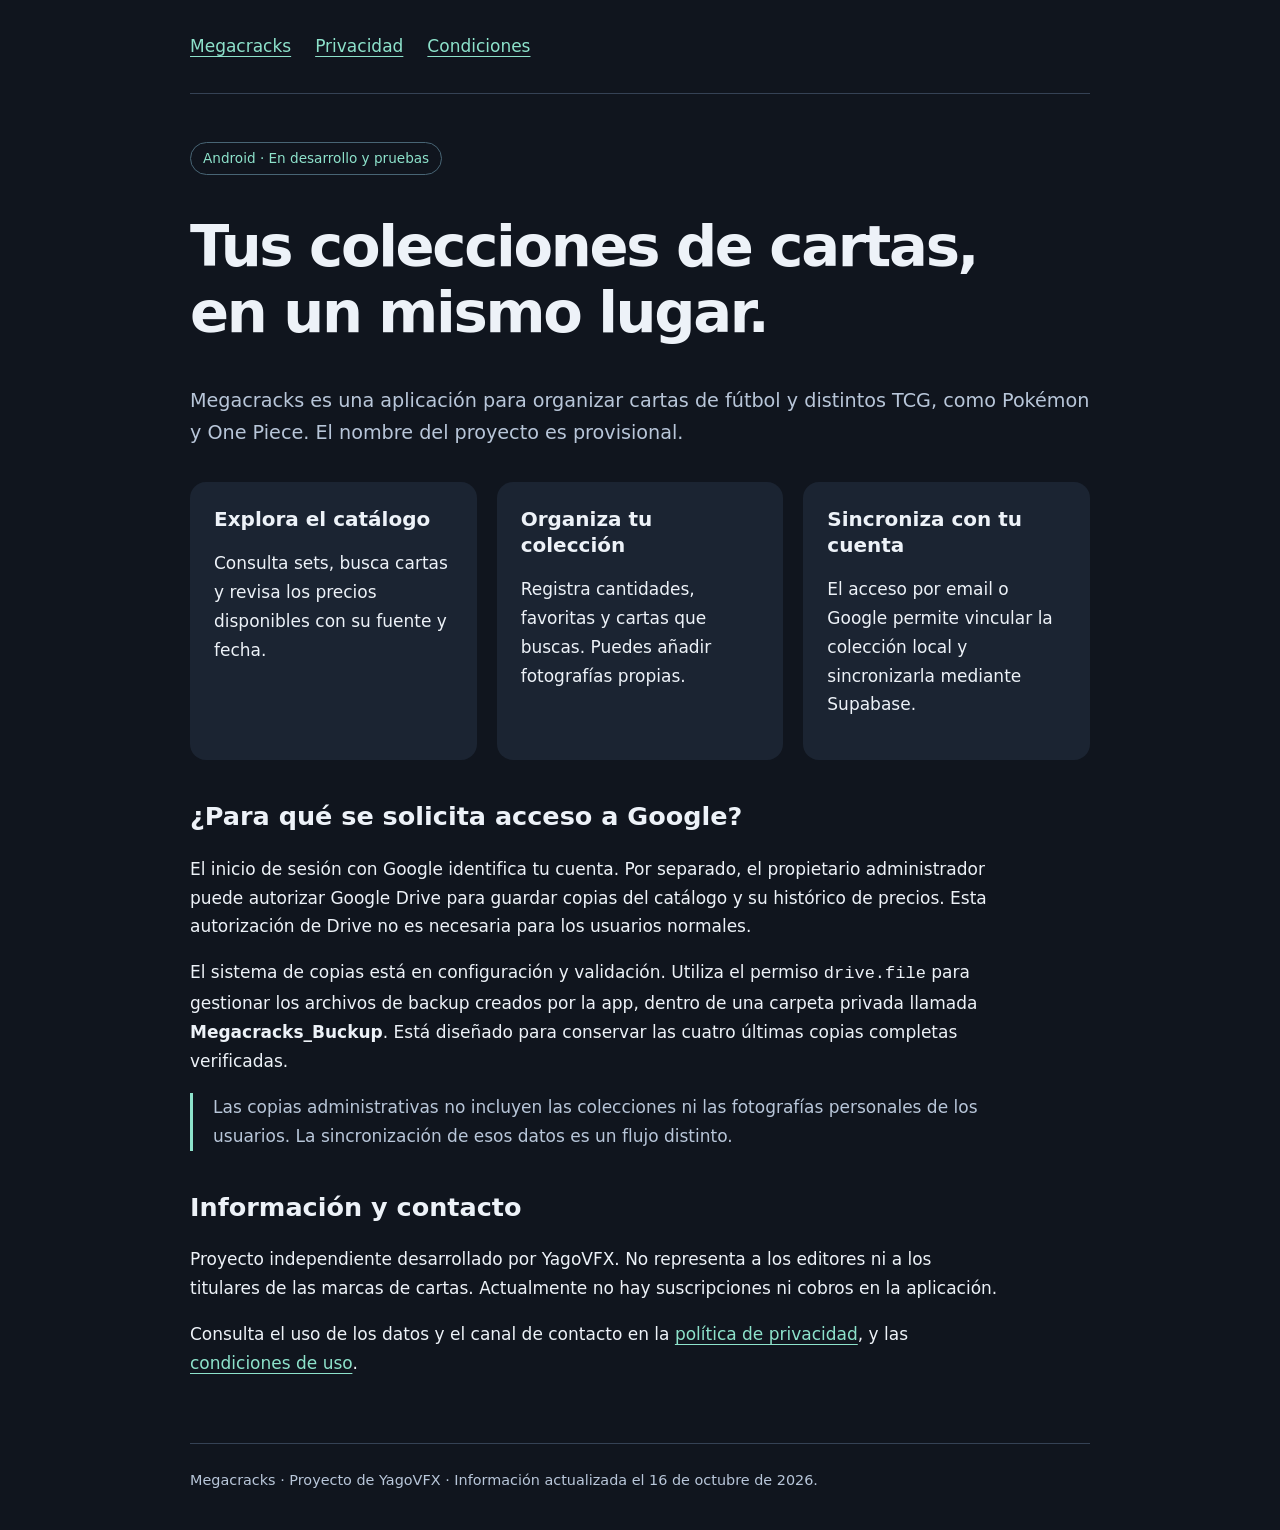
<file: index.html>
<!doctype html>
<html lang="es"><head><meta charset="utf-8"><meta name="viewport" content="width=device-width,initial-scale=1"><meta name="robots" content="noindex,nofollow"><meta name="description" content="Megacracks: aplicación Android en pruebas para organizar colecciones de cartas de distintos juegos y temporadas."><title>Megacracks · Colecciones de cartas</title><link rel="stylesheet" href="styles.css"></head>
<body><header><nav aria-label="Principal"><a href="./" aria-current="page">Megacracks</a><a href="privacy/">Privacidad</a><a href="terms/">Condiciones</a></nav></header>
<main><span class="badge">Android · En desarrollo y pruebas</span><h1>Tus colecciones de cartas,<br>en un mismo lugar.</h1><p class="lead">Megacracks es una aplicación para organizar cartas de fútbol y distintos TCG, como Pokémon y One Piece. El nombre del proyecto es provisional.</p>
<div class="cards"><section class="card"><h2>Explora el catálogo</h2><p>Consulta sets, busca cartas y revisa los precios disponibles con su fuente y fecha.</p></section><section class="card"><h2>Organiza tu colección</h2><p>Registra cantidades, favoritas y cartas que buscas. Puedes añadir fotografías propias.</p></section><section class="card"><h2>Sincroniza con tu cuenta</h2><p>El acceso por email o Google permite vincular la colección local y sincronizarla mediante Supabase.</p></section></div>
<h2>¿Para qué se solicita acceso a Google?</h2><p>El inicio de sesión con Google identifica tu cuenta. Por separado, el propietario administrador puede autorizar Google Drive para guardar copias del catálogo y su histórico de precios. Esta autorización de Drive no es necesaria para los usuarios normales.</p><p>El sistema de copias está en configuración y validación. Utiliza el permiso <code>drive.file</code> para gestionar los archivos de backup creados por la app, dentro de una carpeta privada llamada <strong>Megacracks_Buckup</strong>. Está diseñado para conservar las cuatro últimas copias completas verificadas.</p>
<p class="note">Las copias administrativas no incluyen las colecciones ni las fotografías personales de los usuarios. La sincronización de esos datos es un flujo distinto.</p>
<h2>Información y contacto</h2><p>Proyecto independiente desarrollado por YagoVFX. No representa a los editores ni a los titulares de las marcas de cartas. Actualmente no hay suscripciones ni cobros en la aplicación.</p><p>Consulta el uso de los datos y el canal de contacto en la <a href="privacy/">política de privacidad</a>, y las <a href="terms/">condiciones de uso</a>.</p></main><footer>Megacracks · Proyecto de YagoVFX · Información actualizada el 16 de octubre de 2026.</footer></body></html>
</file>
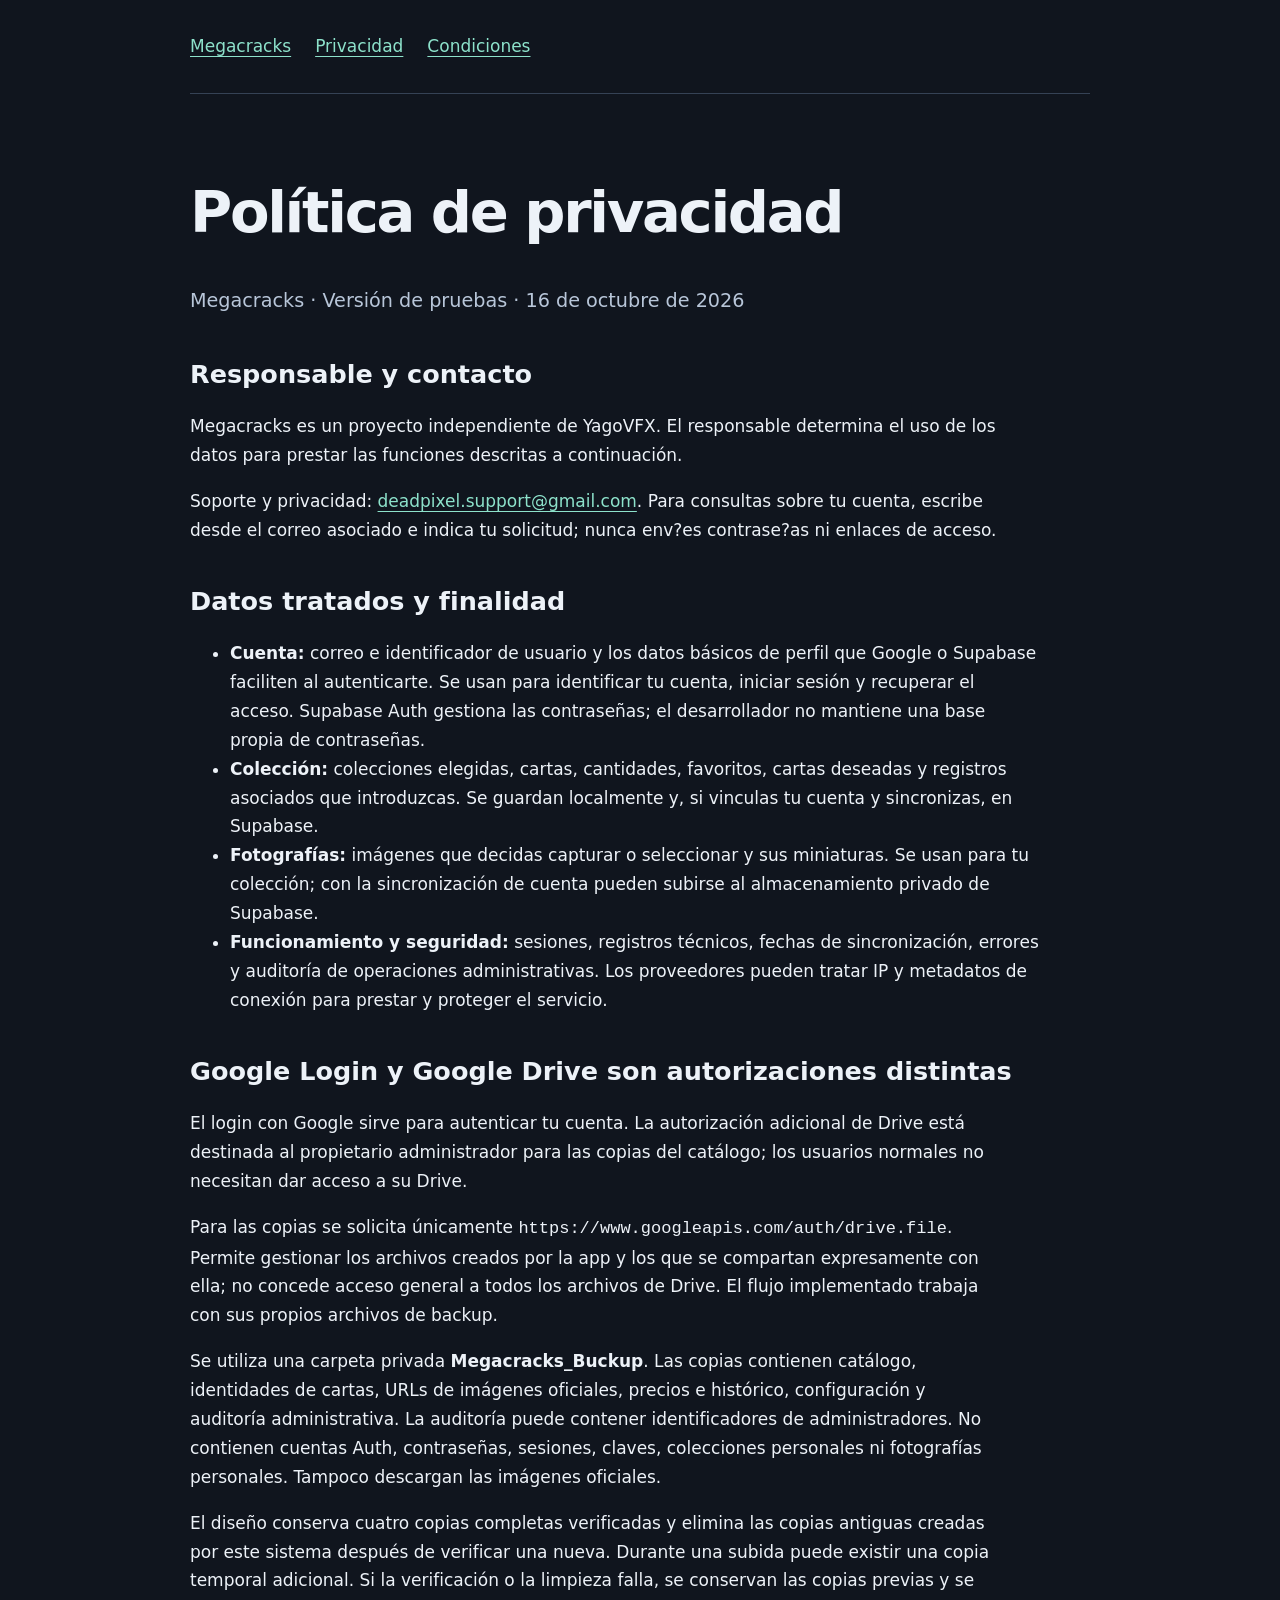
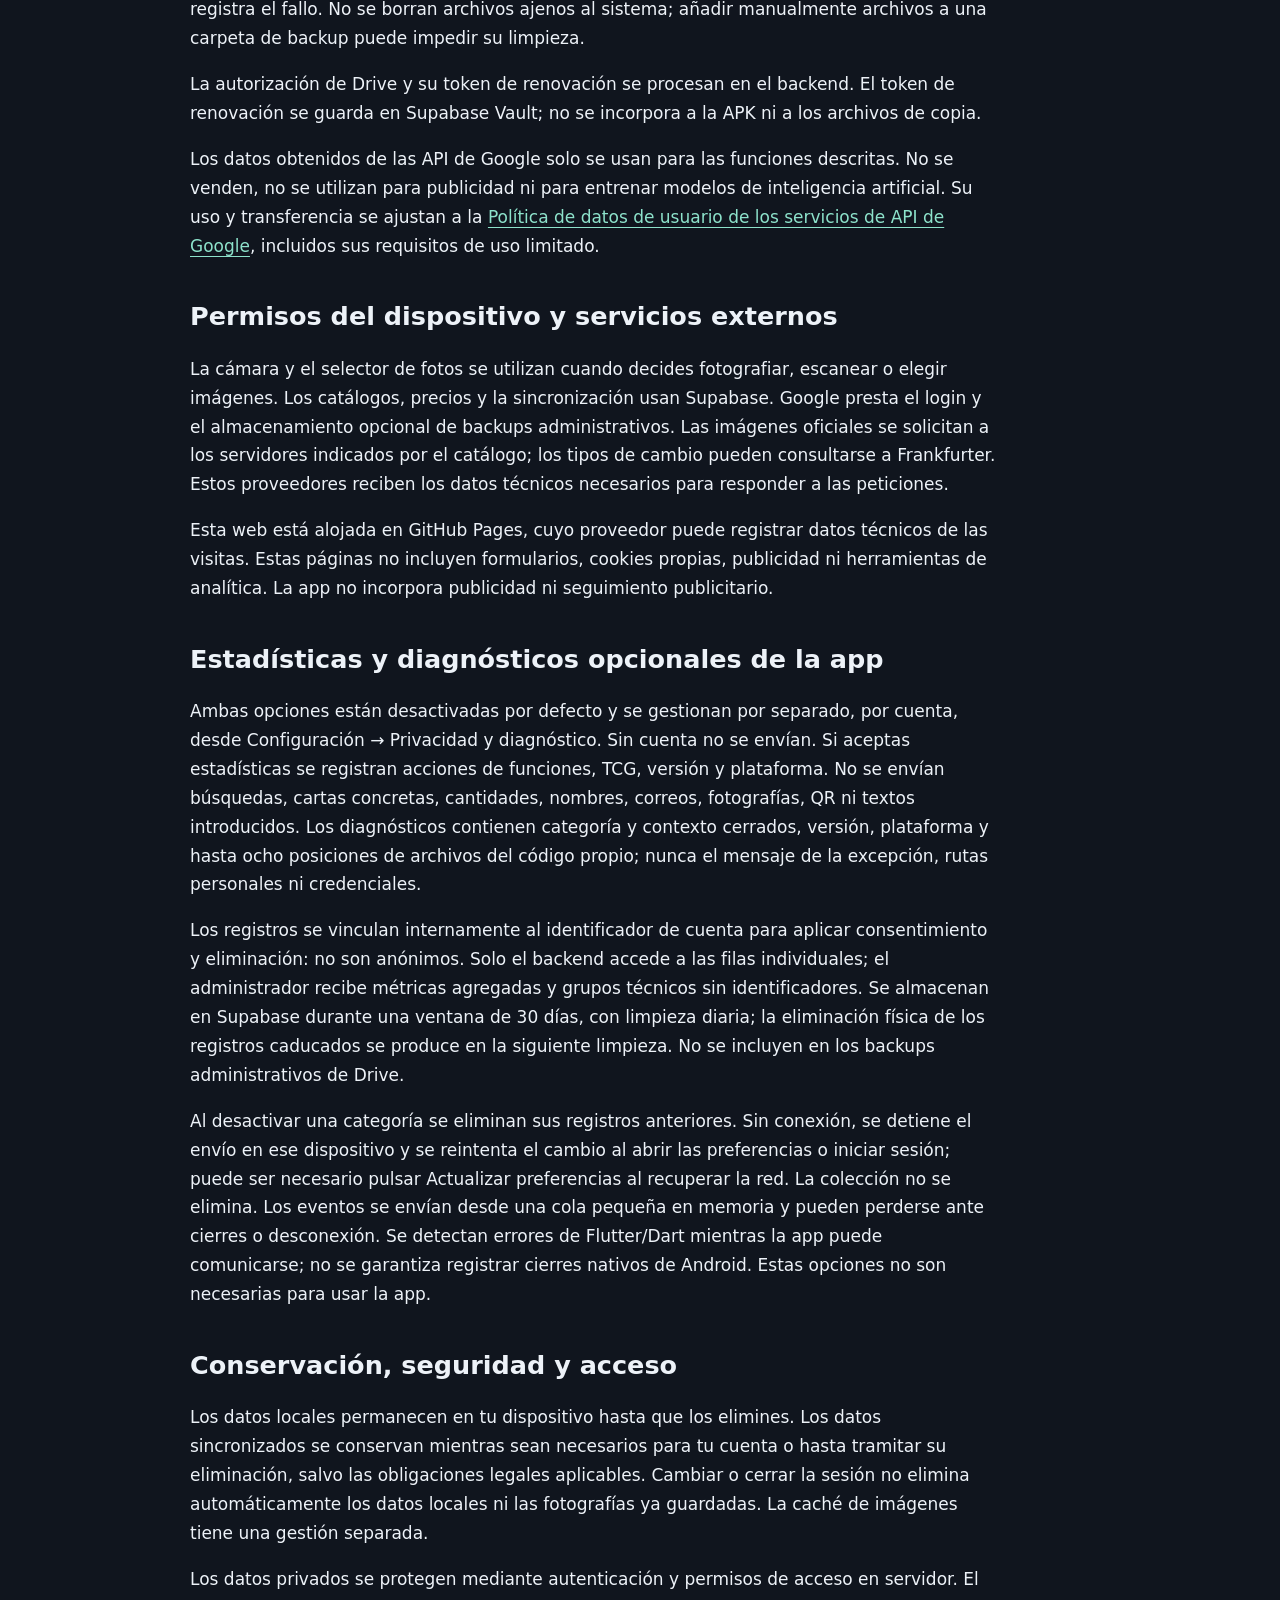
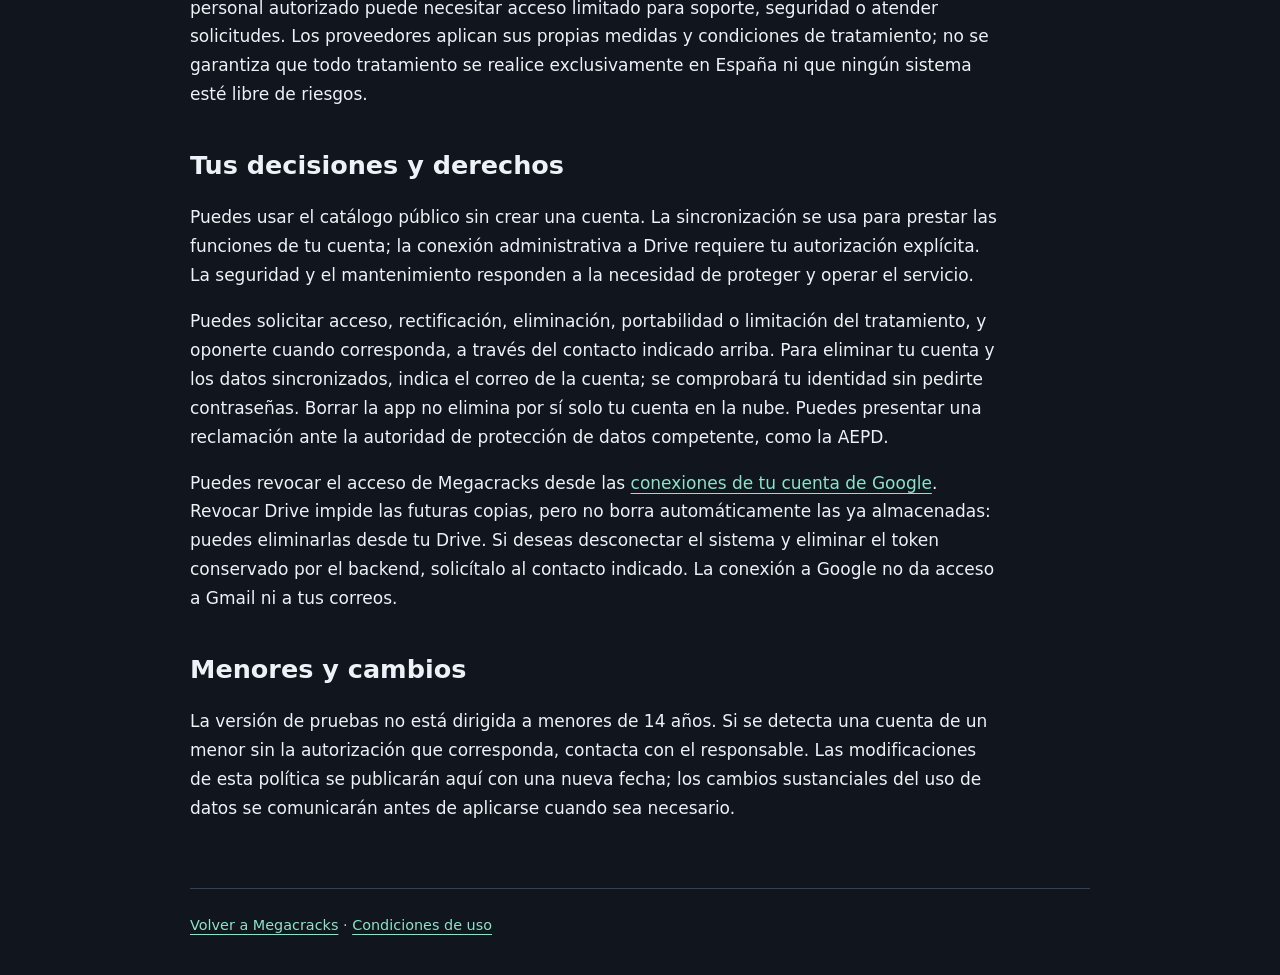
<file: privacy/index.html>
<!doctype html>
<html lang="es"><head><meta charset="utf-8"><meta name="viewport" content="width=device-width,initial-scale=1"><meta name="robots" content="noindex,nofollow"><meta name="description" content="Privacidad de Megacracks: cuenta, colección, fotografías, sincronización y copias administrativas en Google Drive."><title>Privacidad · Megacracks</title><link rel="stylesheet" href="../styles.css"></head><body><header><nav aria-label="Principal"><a href="../">Megacracks</a><a href="./" aria-current="page">Privacidad</a><a href="../terms/">Condiciones</a></nav></header><main>
<h1>Política de privacidad</h1><p class="lead">Megacracks · Versión de pruebas · 16 de octubre de 2026</p>
<h2>Responsable y contacto</h2><p>Megacracks es un proyecto independiente de YagoVFX. El responsable determina el uso de los datos para prestar las funciones descritas a continuación.</p><p id="contact">Soporte y privacidad: <a href="mailto:deadpixel.support@gmail.com">deadpixel.support@gmail.com</a>. Para consultas sobre tu cuenta, escribe desde el correo asociado e indica tu solicitud; nunca env?es contrase?as ni enlaces de acceso.</p>
<h2>Datos tratados y finalidad</h2><ul><li><strong>Cuenta:</strong> correo e identificador de usuario y los datos básicos de perfil que Google o Supabase faciliten al autenticarte. Se usan para identificar tu cuenta, iniciar sesión y recuperar el acceso. Supabase Auth gestiona las contraseñas; el desarrollador no mantiene una base propia de contraseñas.</li><li><strong>Colección:</strong> colecciones elegidas, cartas, cantidades, favoritos, cartas deseadas y registros asociados que introduzcas. Se guardan localmente y, si vinculas tu cuenta y sincronizas, en Supabase.</li><li><strong>Fotografías:</strong> imágenes que decidas capturar o seleccionar y sus miniaturas. Se usan para tu colección; con la sincronización de cuenta pueden subirse al almacenamiento privado de Supabase.</li><li><strong>Funcionamiento y seguridad:</strong> sesiones, registros técnicos, fechas de sincronización, errores y auditoría de operaciones administrativas. Los proveedores pueden tratar IP y metadatos de conexión para prestar y proteger el servicio.</li></ul>
<h2>Google Login y Google Drive son autorizaciones distintas</h2><p>El login con Google sirve para autenticar tu cuenta. La autorización adicional de Drive está destinada al propietario administrador para las copias del catálogo; los usuarios normales no necesitan dar acceso a su Drive.</p><p>Para las copias se solicita únicamente <code>https://www.googleapis.com/auth/drive.file</code>. Permite gestionar los archivos creados por la app y los que se compartan expresamente con ella; no concede acceso general a todos los archivos de Drive. El flujo implementado trabaja con sus propios archivos de backup.</p><p>Se utiliza una carpeta privada <strong>Megacracks_Buckup</strong>. Las copias contienen catálogo, identidades de cartas, URLs de imágenes oficiales, precios e histórico, configuración y auditoría administrativa. La auditoría puede contener identificadores de administradores. No contienen cuentas Auth, contraseñas, sesiones, claves, colecciones personales ni fotografías personales. Tampoco descargan las imágenes oficiales.</p><p>El diseño conserva cuatro copias completas verificadas y elimina las copias antiguas creadas por este sistema después de verificar una nueva. Durante una subida puede existir una copia temporal adicional. Si la verificación o la limpieza falla, se conservan las copias previas y se registra el fallo. No se borran archivos ajenos al sistema; añadir manualmente archivos a una carpeta de backup puede impedir su limpieza.</p><p>La autorización de Drive y su token de renovación se procesan en el backend. El token de renovación se guarda en Supabase Vault; no se incorpora a la APK ni a los archivos de copia.</p><p>Los datos obtenidos de las API de Google solo se usan para las funciones descritas. No se venden, no se utilizan para publicidad ni para entrenar modelos de inteligencia artificial. Su uso y transferencia se ajustan a la <a href="https://developers.google.com/terms/api-services-user-data-policy">Política de datos de usuario de los servicios de API de Google</a>, incluidos sus requisitos de uso limitado.</p>
<h2>Permisos del dispositivo y servicios externos</h2><p>La cámara y el selector de fotos se utilizan cuando decides fotografiar, escanear o elegir imágenes. Los catálogos, precios y la sincronización usan Supabase. Google presta el login y el almacenamiento opcional de backups administrativos. Las imágenes oficiales se solicitan a los servidores indicados por el catálogo; los tipos de cambio pueden consultarse a Frankfurter. Estos proveedores reciben los datos técnicos necesarios para responder a las peticiones.</p><p>Esta web está alojada en GitHub Pages, cuyo proveedor puede registrar datos técnicos de las visitas. Estas páginas no incluyen formularios, cookies propias, publicidad ni herramientas de analítica. La app no incorpora publicidad ni seguimiento publicitario.</p><h2>Estadísticas y diagnósticos opcionales de la app</h2>
<p>Ambas opciones están desactivadas por defecto y se gestionan por separado, por cuenta, desde Configuración → Privacidad y diagnóstico. Sin cuenta no se envían. Si aceptas estadísticas se registran acciones de funciones, TCG, versión y plataforma. No se envían búsquedas, cartas concretas, cantidades, nombres, correos, fotografías, QR ni textos introducidos. Los diagnósticos contienen categoría y contexto cerrados, versión, plataforma y hasta ocho posiciones de archivos del código propio; nunca el mensaje de la excepción, rutas personales ni credenciales.</p>
<p>Los registros se vinculan internamente al identificador de cuenta para aplicar consentimiento y eliminación: no son anónimos. Solo el backend accede a las filas individuales; el administrador recibe métricas agregadas y grupos técnicos sin identificadores. Se almacenan en Supabase durante una ventana de 30 días, con limpieza diaria; la eliminación física de los registros caducados se produce en la siguiente limpieza. No se incluyen en los backups administrativos de Drive.</p>
<p>Al desactivar una categoría se eliminan sus registros anteriores. Sin conexión, se detiene el envío en ese dispositivo y se reintenta el cambio al abrir las preferencias o iniciar sesión; puede ser necesario pulsar Actualizar preferencias al recuperar la red. La colección no se elimina. Los eventos se envían desde una cola pequeña en memoria y pueden perderse ante cierres o desconexión. Se detectan errores de Flutter/Dart mientras la app puede comunicarse; no se garantiza registrar cierres nativos de Android. Estas opciones no son necesarias para usar la app.</p>

<h2>Conservación, seguridad y acceso</h2><p>Los datos locales permanecen en tu dispositivo hasta que los elimines. Los datos sincronizados se conservan mientras sean necesarios para tu cuenta o hasta tramitar su eliminación, salvo las obligaciones legales aplicables. Cambiar o cerrar la sesión no elimina automáticamente los datos locales ni las fotografías ya guardadas. La caché de imágenes tiene una gestión separada.</p><p>Los datos privados se protegen mediante autenticación y permisos de acceso en servidor. El personal autorizado puede necesitar acceso limitado para soporte, seguridad o atender solicitudes. Los proveedores aplican sus propias medidas y condiciones de tratamiento; no se garantiza que todo tratamiento se realice exclusivamente en España ni que ningún sistema esté libre de riesgos.</p>
<h2>Tus decisiones y derechos</h2><p>Puedes usar el catálogo público sin crear una cuenta. La sincronización se usa para prestar las funciones de tu cuenta; la conexión administrativa a Drive requiere tu autorización explícita. La seguridad y el mantenimiento responden a la necesidad de proteger y operar el servicio.</p><p>Puedes solicitar acceso, rectificación, eliminación, portabilidad o limitación del tratamiento, y oponerte cuando corresponda, a través del contacto indicado arriba. Para eliminar tu cuenta y los datos sincronizados, indica el correo de la cuenta; se comprobará tu identidad sin pedirte contraseñas. Borrar la app no elimina por sí solo tu cuenta en la nube. Puedes presentar una reclamación ante la autoridad de protección de datos competente, como la AEPD.</p><p>Puedes revocar el acceso de Megacracks desde las <a href="https://myaccount.google.com/connections">conexiones de tu cuenta de Google</a>. Revocar Drive impide las futuras copias, pero no borra automáticamente las ya almacenadas: puedes eliminarlas desde tu Drive. Si deseas desconectar el sistema y eliminar el token conservado por el backend, solicítalo al contacto indicado. La conexión a Google no da acceso a Gmail ni a tus correos.</p>
<h2>Menores y cambios</h2><p>La versión de pruebas no está dirigida a menores de 14 años. Si se detecta una cuenta de un menor sin la autorización que corresponda, contacta con el responsable. Las modificaciones de esta política se publicarán aquí con una nueva fecha; los cambios sustanciales del uso de datos se comunicarán antes de aplicarse cuando sea necesario.</p>
</main><footer><a href="../">Volver a Megacracks</a> · <a href="../terms/">Condiciones de uso</a></footer></body></html>
</file>
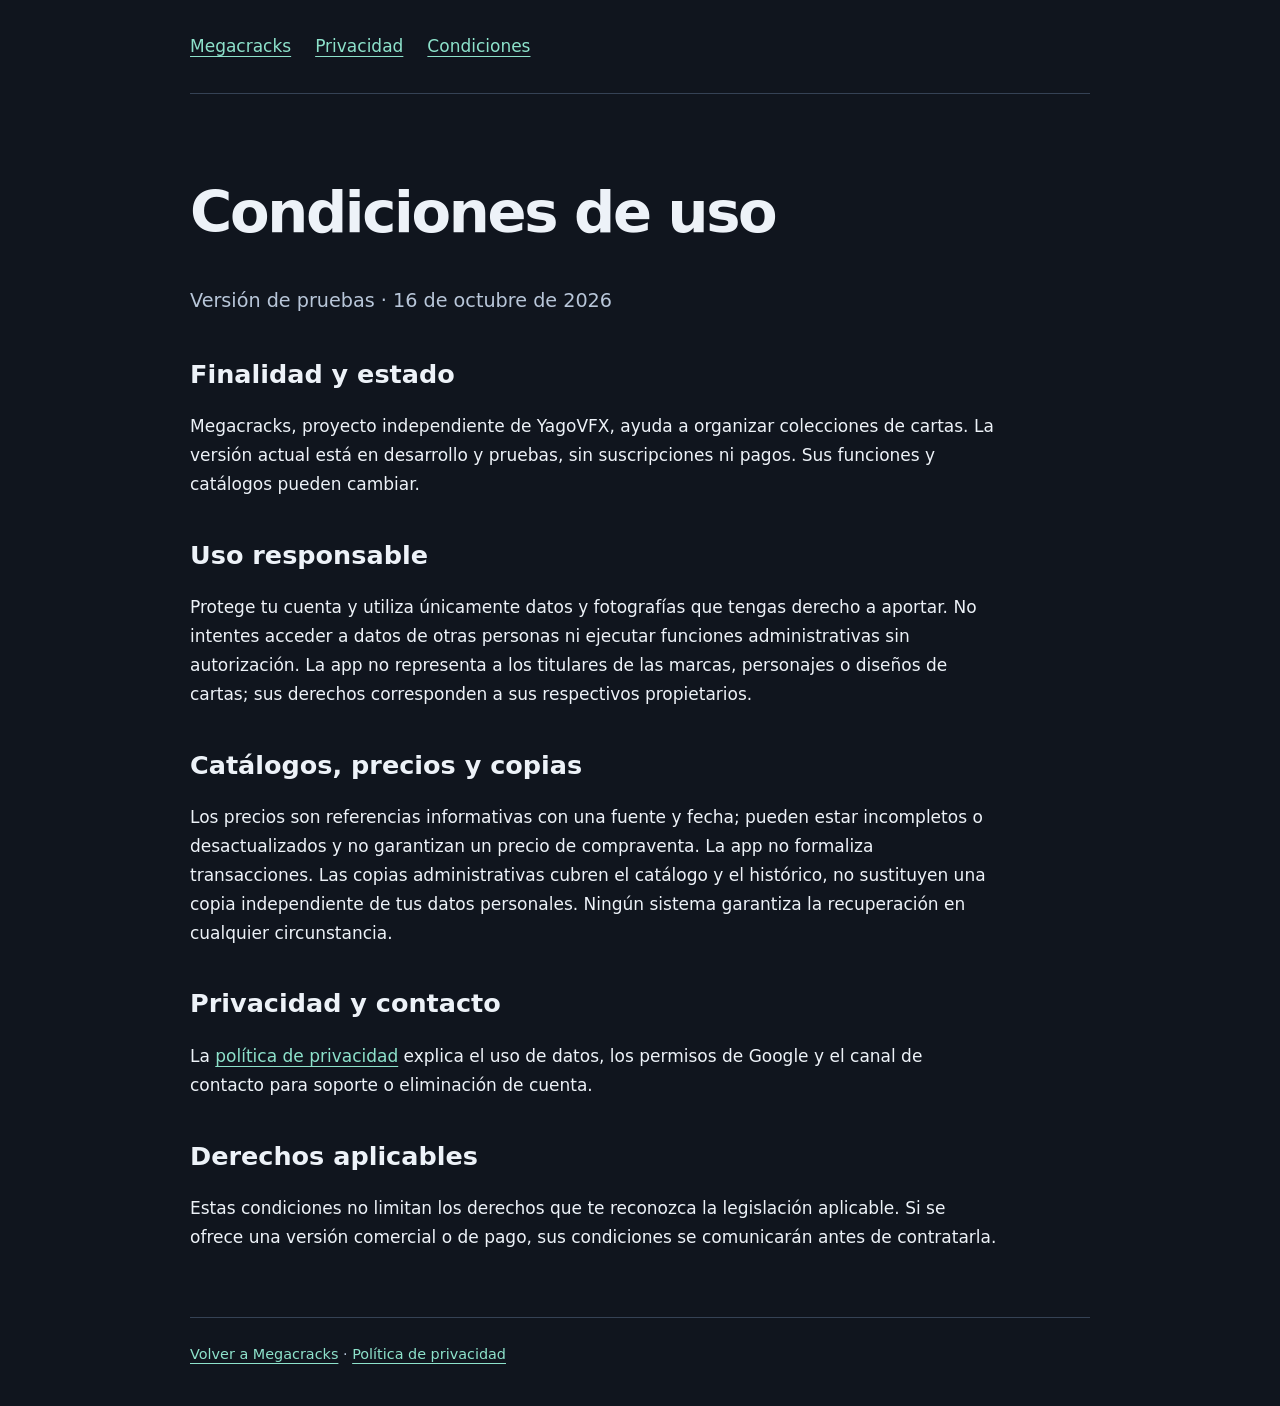
<file: terms/index.html>
<!doctype html>
<html lang="es"><head><meta charset="utf-8"><meta name="viewport" content="width=device-width,initial-scale=1"><meta name="robots" content="noindex,nofollow"><title>Condiciones · Megacracks</title><link rel="stylesheet" href="../styles.css"></head><body><header><nav aria-label="Principal"><a href="../">Megacracks</a><a href="../privacy/">Privacidad</a><a href="./" aria-current="page">Condiciones</a></nav></header><main><h1>Condiciones de uso</h1><p class="lead">Versión de pruebas · 16 de octubre de 2026</p><h2>Finalidad y estado</h2><p>Megacracks, proyecto independiente de YagoVFX, ayuda a organizar colecciones de cartas. La versión actual está en desarrollo y pruebas, sin suscripciones ni pagos. Sus funciones y catálogos pueden cambiar.</p><h2>Uso responsable</h2><p>Protege tu cuenta y utiliza únicamente datos y fotografías que tengas derecho a aportar. No intentes acceder a datos de otras personas ni ejecutar funciones administrativas sin autorización. La app no representa a los titulares de las marcas, personajes o diseños de cartas; sus derechos corresponden a sus respectivos propietarios.</p><h2>Catálogos, precios y copias</h2><p>Los precios son referencias informativas con una fuente y fecha; pueden estar incompletos o desactualizados y no garantizan un precio de compraventa. La app no formaliza transacciones. Las copias administrativas cubren el catálogo y el histórico, no sustituyen una copia independiente de tus datos personales. Ningún sistema garantiza la recuperación en cualquier circunstancia.</p><h2>Privacidad y contacto</h2><p>La <a href="../privacy/">política de privacidad</a> explica el uso de datos, los permisos de Google y el canal de contacto para soporte o eliminación de cuenta.</p><h2>Derechos aplicables</h2><p>Estas condiciones no limitan los derechos que te reconozca la legislación aplicable. Si se ofrece una versión comercial o de pago, sus condiciones se comunicarán antes de contratarla.</p></main><footer><a href="../">Volver a Megacracks</a> · <a href="../privacy/">Política de privacidad</a></footer></body></html>
</file>
<file: styles.css>
:root{color-scheme:dark;--bg:#10151e;--panel:#1b2432;--text:#edf2f8;--muted:#b8c6d9;--accent:#8de2cb}*{box-sizing:border-box}body{margin:0;background:var(--bg);color:var(--text);font:17px/1.7 system-ui,sans-serif}main,header,footer{width:min(900px,calc(100% - 40px));margin:auto}header{padding:32px 0;border-bottom:1px solid #354255}nav{display:flex;flex-wrap:wrap;gap:24px}a{color:var(--accent);text-underline-offset:4px}a:focus-visible{outline:3px solid var(--accent);outline-offset:5px}main{padding:48px 0}h1{font-size:clamp(2rem,6vw,3.6rem);line-height:1.15;letter-spacing:-.04em}h2{line-height:1.3;margin-top:40px}p,li{max-width:75ch}.lead{font-size:1.2rem;color:var(--muted)}.badge{display:inline-block;padding:4px 12px;border:1px solid #486575;border-radius:30px;font-size:.85rem;color:var(--accent)}.cards{display:grid;grid-template-columns:repeat(auto-fit,minmax(220px,1fr));gap:20px;margin:32px 0}.card{background:var(--panel);padding:24px;border-radius:16px}.card h2{margin-top:0;font-size:1.25rem}footer{padding:24px 0 40px;border-top:1px solid #354255;color:var(--muted);font-size:.9rem}.note{border-left:3px solid var(--accent);padding-left:20px;color:var(--muted)}@media(prefers-reduced-motion:no-preference){a{transition:color .15s}}@media(max-width:450px){main,header,footer{width:calc(100% - 32px)}main{padding-top:24px}}
</file>
